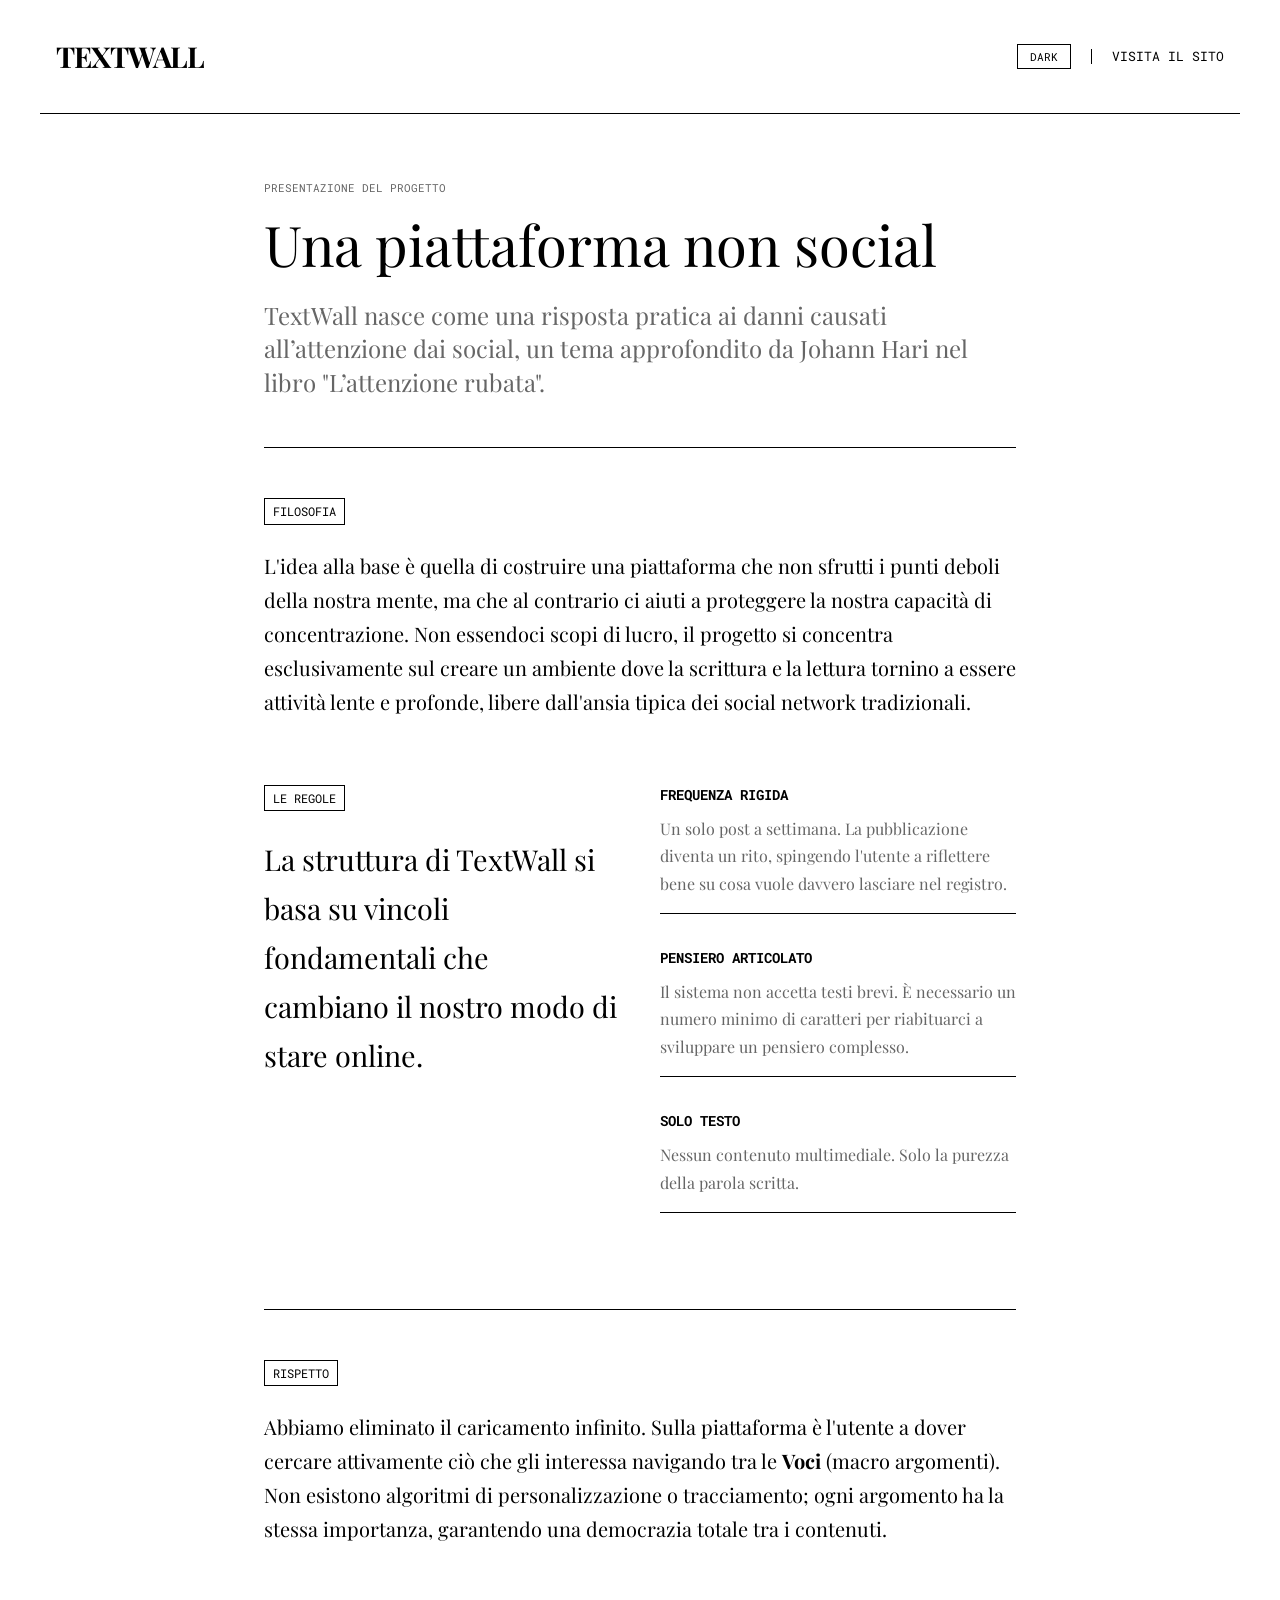
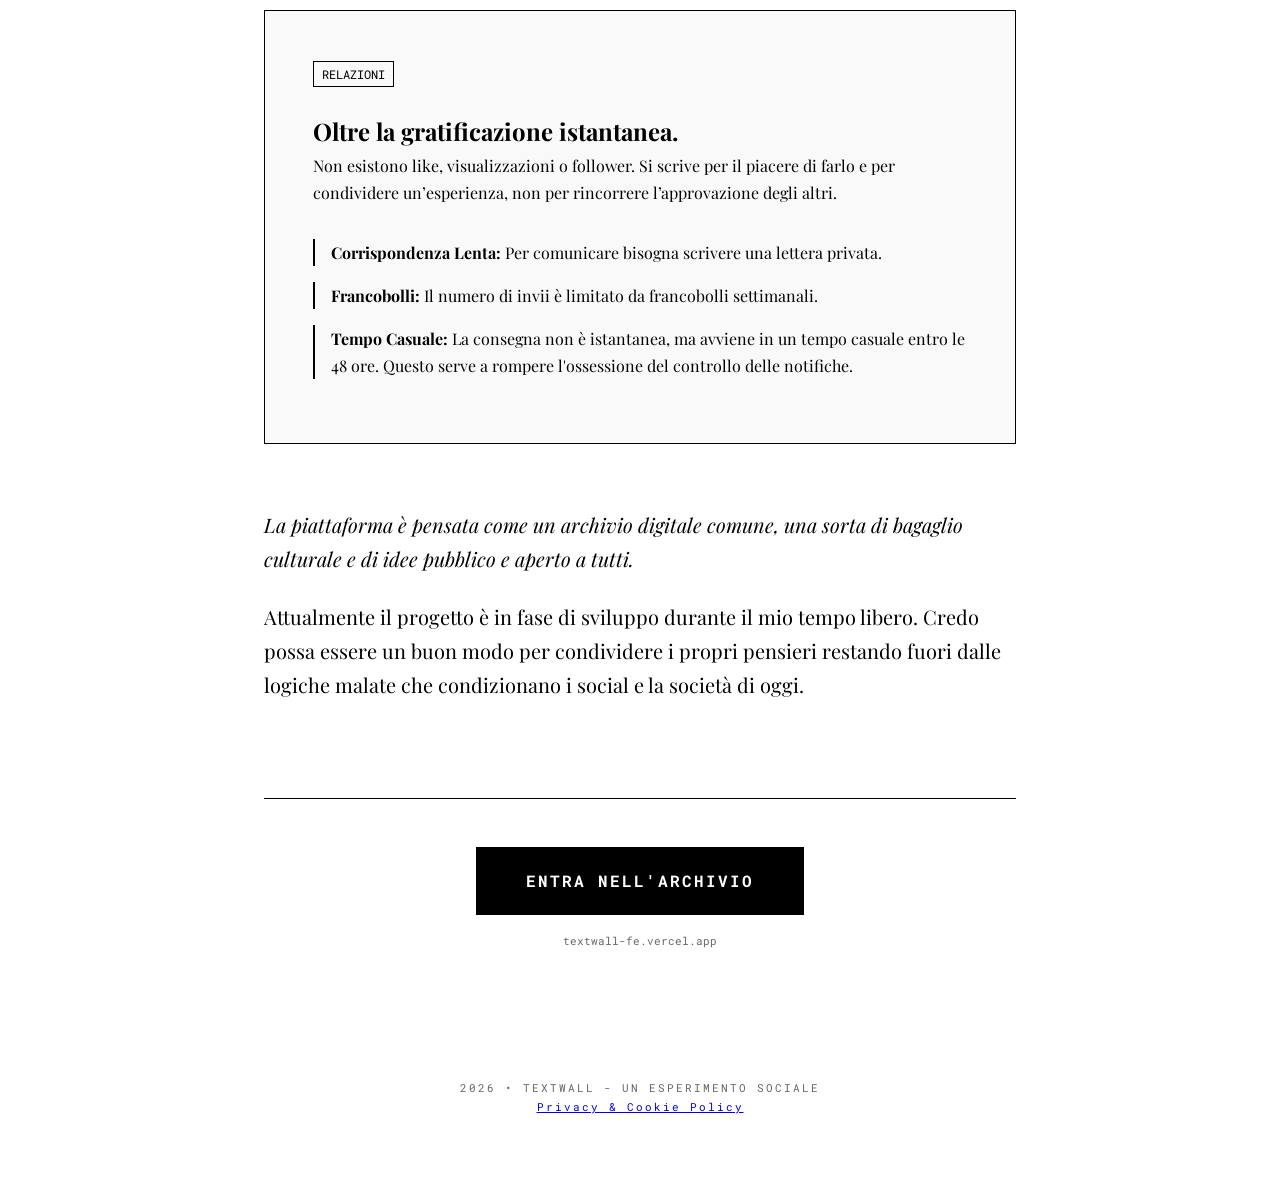
<file: index.html>
<!DOCTYPE html>
<html lang="it">

<head>
  <meta charset="UTF-8">
  <meta name="viewport" content="width=device-width, initial-scale=1.0">
  <title>TextWall | Una piattaforma non social</title>
  <link rel="icon" href="logo.png" type="image/png">
  <link rel="stylesheet" href="style.css">
  <!-- Google Fonts -->
  <link
    href="https://fonts.googleapis.com/css2?family=Playfair+Display:ital,wght@0,400;0,700;1,400&family=Roboto+Mono:wght@300;400&display=swap"
    rel="stylesheet">
</head>

<body>

  <header class="navbar">
    <div class="logo">TEXTWALL</div>
    <nav class="nav-links">
      <button id="theme-toggle" class="btn-outline">DARK</button>
      <span class="divider"></span>
      <a href="https://textwall-fe.vercel.app/" class="nav-item">Visita il sito</a>

    </nav>
  </header>

  <main class="container">
    <!-- Hero Section -->
    <section class="hero">
      <p class="section-label">PRESENTAZIONE DEL PROGETTO</p>
      <h1 class="main-title">Una piattaforma non social</h1>
      <p class="intro-text">
        TextWall nasce come una risposta pratica ai danni causati all’attenzione dai social,
        un tema approfondito da Johann Hari nel libro "L’attenzione rubata".
      </p>
    </section>

    <hr class="separator">

    <!-- Filosofia -->
    <section class="content-block">
      <div class="block-header">
        <span class="voice-tag">FILOSOFIA</span>
      </div>
      <div class="text-content">
        <p>
          L'idea alla base è quella di costruire una piattaforma che non sfrutti i punti deboli della nostra mente,
          ma che al contrario ci aiuti a proteggere la nostra capacità di concentrazione.
          Non essendoci scopi di lucro, il progetto si concentra esclusivamente sul creare un ambiente
          dove la scrittura e la lettura tornino a essere attività lente e profonde,
          libere dall'ansia tipica dei social network tradizionali.
        </p>
      </div>
    </section>

    <!-- Il Rito (Regole) -->
    <section class="content-block grid">
      <div class="column">
        <span class="voice-tag">LE REGOLE</span>
        <h2>La struttura di TextWall si basa su vincoli fondamentali che cambiano il nostro modo di stare online.</h2>
      </div>
      <div class="column">
        <div class="rule">
          <h3>FREQUENZA RIGIDA</h3>
          <p>Un solo post a settimana. La pubblicazione diventa un rito, spingendo l'utente a riflettere bene su cosa
            vuole davvero lasciare nel registro.</p>
        </div>
        <div class="rule">
          <h3>PENSIERO ARTICOLATO</h3>
          <p>Il sistema non accetta testi brevi. È necessario un numero minimo di caratteri per riabituarci a sviluppare
            un pensiero complesso.</p>
        </div>
        <div class="rule">
          <h3>SOLO TESTO</h3>
          <p>Nessun contenuto multimediale. Solo la purezza della parola scritta.</p>
        </div>
      </div>
    </section>

    <hr class="separator">

    <!-- Navigazione e Democrazia -->
    <section class="content-block">
      <div class="block-header">
        <span class="voice-tag">RISPETTO</span>
      </div>
      <div class="text-content">
        <p>
          Abbiamo eliminato il caricamento infinito. Sulla piattaforma è l'utente a dover cercare attivamente
          ciò che gli interessa navigando tra le <strong>Voci</strong> (macro argomenti).
          Non esistono algoritmi di personalizzazione o tracciamento; ogni argomento ha la stessa importanza,
          garantendo una democrazia totale tra i contenuti.
        </p>
      </div>
    </section>

    <!-- Gratificazione e Corrispondenza -->
    <section class="content-block highlighted-box">
      <div class="box-content">
        <span class="voice-tag">RELAZIONI</span>
        <h2>Oltre la gratificazione istantanea.</h2>
        <p>
          Non esistono like, visualizzazioni o follower. Si scrive per il piacere di farlo e per condividere
          un’esperienza,
          non per rincorrere l’approvazione degli altri.
        </p>
        <div class="correspondence-rules">
          <div class="rule-item">
            <strong>Corrispondenza Lenta:</strong> Per comunicare bisogna scrivere una lettera privata.
          </div>
          <div class="rule-item">
            <strong>Francobolli:</strong> Il numero di invii è limitato da francobolli settimanali.
          </div>
          <div class="rule-item">
            <strong>Tempo Casuale:</strong> La consegna non è istantanea, ma avviene in un tempo casuale entro le 48
            ore.
            Questo serve a rompere l'ossessione del controllo delle notifiche.
          </div>
        </div>
      </div>
    </section>

    <!-- Conclusione -->
    <section class="content-block footer-info">
      <div class="text-content">
        <p class="italic">
          La piattaforma è pensata come un archivio digitale comune, una sorta di bagaglio culturale e di idee pubblico
          e aperto a tutti.
        </p>
        <p>
          Attualmente il progetto è in fase di sviluppo durante il mio tempo libero. Credo possa essere un buon modo per
          condividere i propri pensieri
          restando fuori dalle logiche malate che condizionano i social e la società di oggi.
        </p>
      </div>
    </section>

    <!-- CTA Finale -->
    <section class="cta-area">
      <hr class="separator">
      <a href="https://textwall-fe.vercel.app" class="btn-main">ENTRA NELL'ARCHIVIO</a>
      <p class="url-display">textwall-fe.vercel.app</p>
    </section>
  </main>

  <footer class="footer">
    <p> 2026 • TEXTWALL - UN ESPERIMENTO SOCIALE</p>
    <a href="legal.html">Privacy & Cookie Policy</a>
  </footer>
  <script data-goatcounter="https://textwall.goatcounter.com/count" async src="//gc.zgo.at/count.js"></script>
  <script src="script.js"></script>
</body>

</html>
</file>
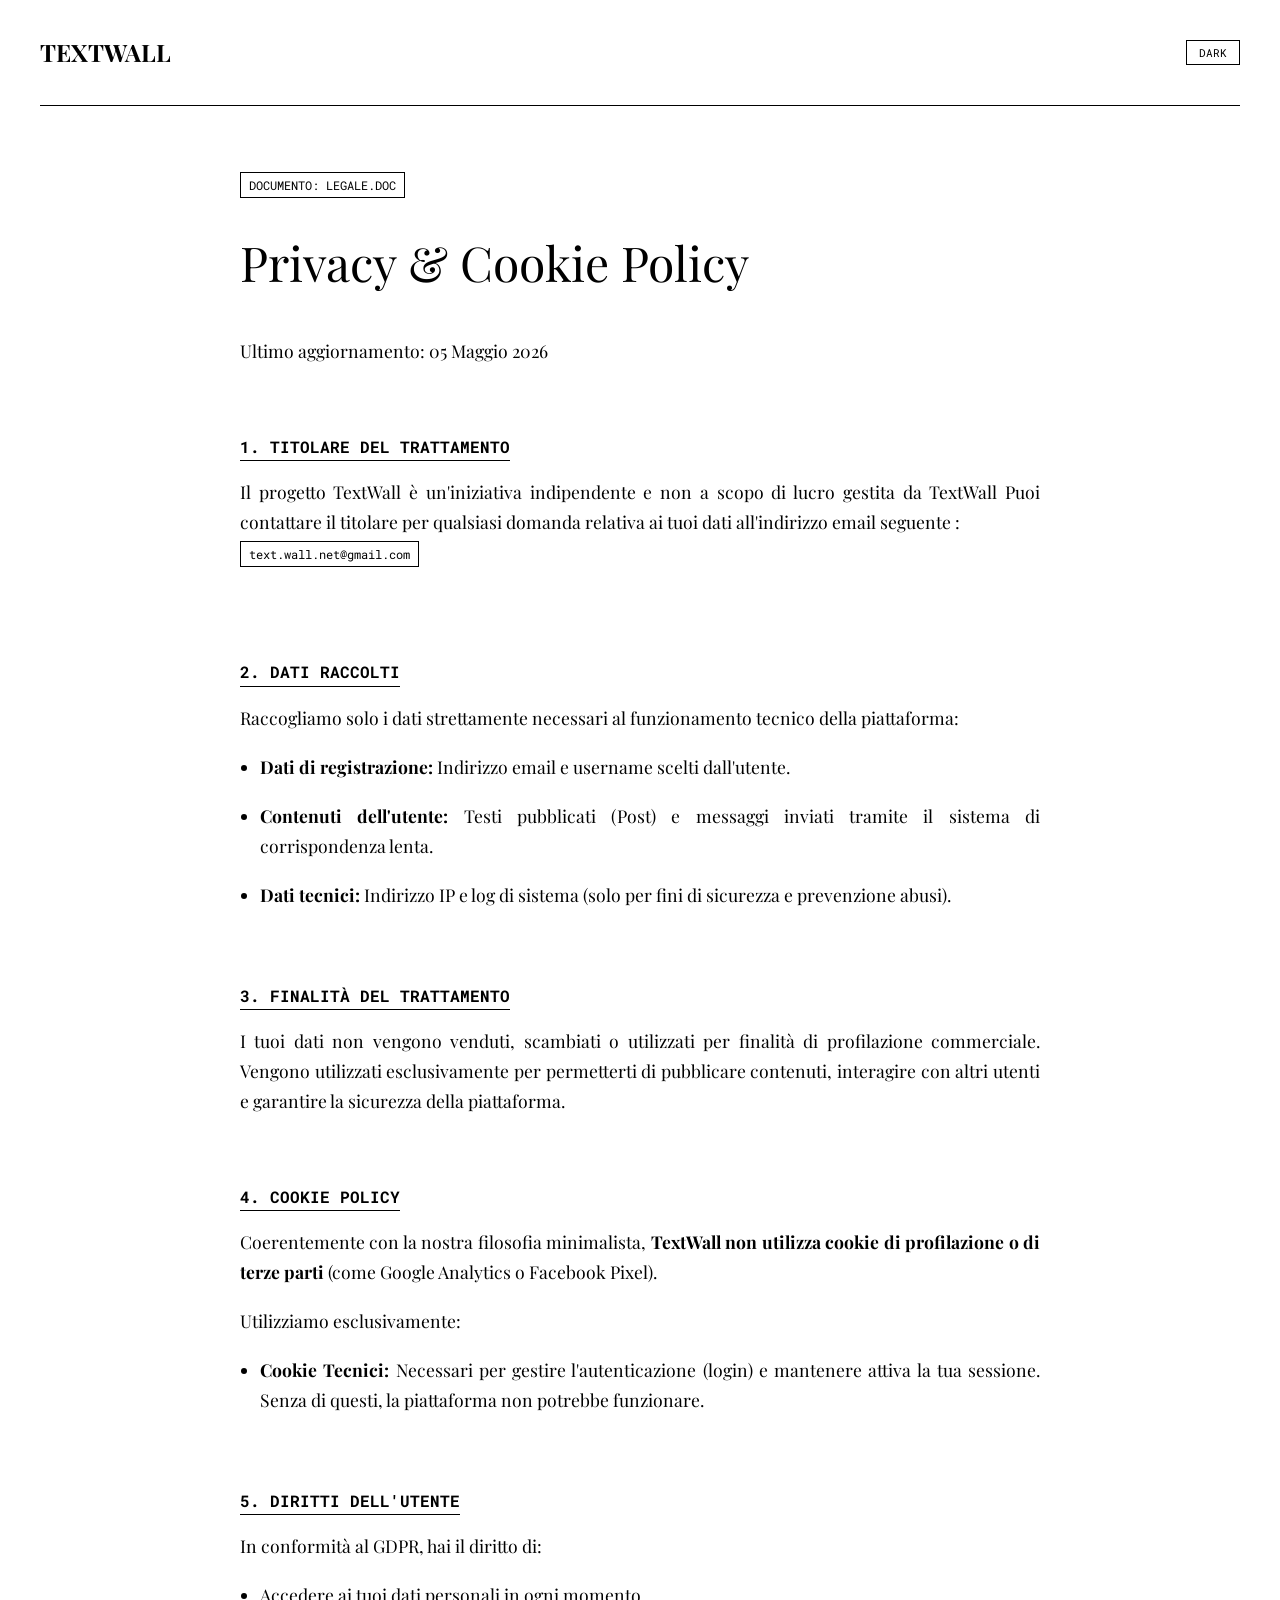
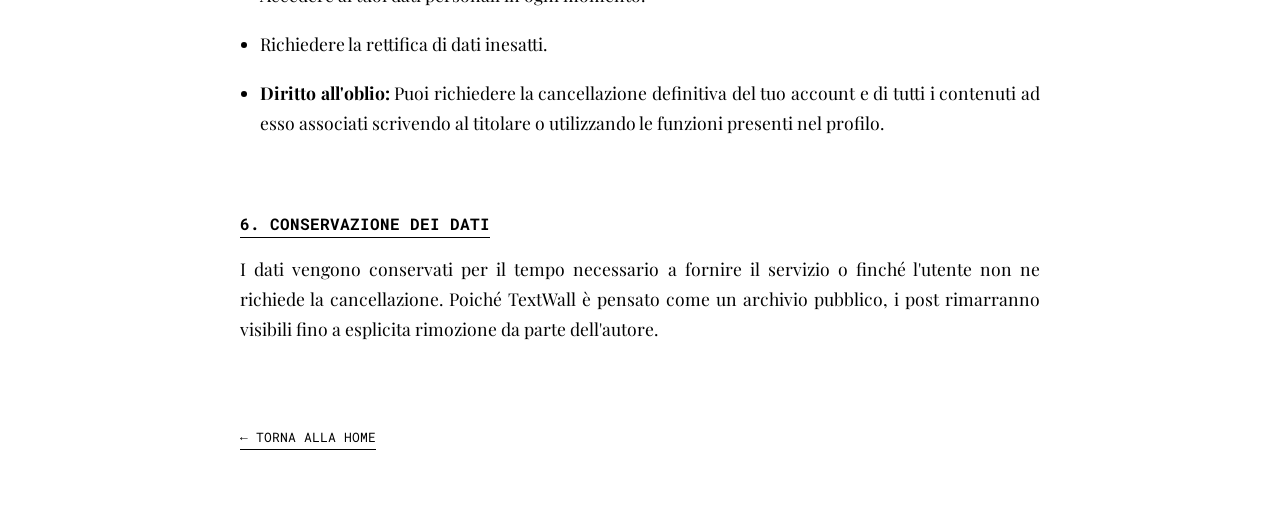
<file: legal.html>
<!DOCTYPE html>
<html lang="it">

<head>
    <meta charset="UTF-8">
    <meta name="viewport" content="width=device-width, initial-scale=1.0">
    <title>Privacy & Cookie Policy | TextWall</title>
    <link rel="icon" href="logo.png" type="image/png">

    <!-- Google Fonts -->
    <link
        href="https://fonts.googleapis.com/css2?family=Playfair+Display:ital,wght@0,400;0,700;1,400&family=Roboto+Mono:wght@300;400&display=swap"
        rel="stylesheet">
    <style>
        :root {
            --bg-color: #ffffff;
            --text-color: #000000;
            --dim-text: #666666;
            --border-color: #000000;
            --accent-bg: #f9f9f9;
            --font-serif: 'Playfair Display', serif;
            --font-mono: 'Roboto Mono', monospace;
        }

        [data-theme="dark"] {
            --bg-color: #0e0e0e;
            --text-color: #e4e4e4;
            --dim-text: #a0a0a0;
            --border-color: #333333;
            --accent-bg: #161616;
        }

        * {
            margin: 0;
            padding: 0;
            box-sizing: border-box;
        }

        body {
            background-color: var(--bg-color);
            color: var(--text-color);
            font-family: var(--font-serif);
            line-height: 1.7;
            transition: all 0.4s ease;
            padding: 0 20px;
        }

        /* Navbar */
        .navbar {
            max-width: 1200px;
            margin: 0 auto;
            padding: 2rem 0;
            display: flex;
            justify-content: space-between;
            align-items: center;
            border-bottom: 1px solid var(--border-color);
        }

        .logo {
            font-size: 1.5rem;
            font-weight: 700;
            text-decoration: none;
            color: var(--text-color);
        }

        .btn-outline {
            background: transparent;
            border: 1px solid var(--border-color);
            color: var(--text-color);
            padding: 4px 12px;
            font-family: var(--font-mono);
            font-size: 0.7rem;
            cursor: pointer;
        }

        /* Content */
        .container {
            max-width: 800px;
            margin: 4rem auto;
        }

        .voice-tag {
            font-family: var(--font-mono);
            font-size: 0.75rem;
            display: inline-block;
            border: 1px solid var(--border-color);
            padding: 2px 8px;
            margin-bottom: 1.5rem;
        }

        h1 {
            font-size: 3rem;
            font-weight: 400;
            margin-bottom: 2rem;
        }

        h2 {
            font-family: var(--font-mono);
            font-size: 1rem;
            text-transform: uppercase;
            margin-top: 3rem;
            margin-bottom: 1rem;
            border-bottom: 1px solid var(--border-color);
            display: inline-block;
        }

        p,
        li {
            font-size: 1.1rem;
            margin-bottom: 1.2rem;
            text-align: justify;
        }

        ul {
            margin-bottom: 1.5rem;
            padding-left: 20px;
        }

        .back-link {
            display: inline-block;
            margin-top: 4rem;
            font-family: var(--font-mono);
            text-decoration: none;
            color: var(--text-color);
            font-size: 0.8rem;
            border-bottom: 1px solid var(--text-color);
        }

        .footer {
            text-align: center;
            padding: 4rem 0;
            font-family: var(--font-mono);
            font-size: 0.7rem;
            color: var(--dim-text);
        }
    </style>
</head>

<body>

    <header class="navbar">
        <a href="index.html" class="logo">TEXTWALL</a>
        <button id="theme-toggle" class="btn-outline">DARK</button>
    </header>

    <main class="container">
        <span class="voice-tag">DOCUMENTO: LEGALE.DOC</span>
        <h1>Privacy & Cookie Policy</h1>

        <p class="italic">Ultimo aggiornamento: 05 Maggio 2026</p>

        <section>
            <h2>1. Titolare del Trattamento</h2>
            <p>
                Il progetto TextWall è un'iniziativa indipendente e non a scopo di lucro gestita da TextWall
                Puoi contattare il titolare per qualsiasi domanda relativa ai tuoi dati all'indirizzo email seguente :
                <br>
                <span class="voice-tag">text.wall.net@gmail.com</span>
            </p>

            <h2>2. Dati Raccolti</h2>
            <p>Raccogliamo solo i dati strettamente necessari al funzionamento tecnico della piattaforma:</p>
            <ul>
                <li><strong>Dati di registrazione:</strong> Indirizzo email e username scelti dall'utente.</li>
                <li><strong>Contenuti dell'utente:</strong> Testi pubblicati (Post) e messaggi inviati tramite il
                    sistema di corrispondenza lenta.</li>
                <li><strong>Dati tecnici:</strong> Indirizzo IP e log di sistema (solo per fini di sicurezza e
                    prevenzione abusi).</li>
            </ul>

            <h2>3. Finalità del Trattamento</h2>
            <p>
                I tuoi dati non vengono venduti, scambiati o utilizzati per finalità di profilazione commerciale.
                Vengono utilizzati esclusivamente per permetterti di pubblicare contenuti, interagire con altri utenti e
                garantire la sicurezza della piattaforma.
            </p>

            <h2>4. Cookie Policy</h2>
            <p>
                Coerentemente con la nostra filosofia minimalista, <strong>TextWall non utilizza cookie di profilazione
                    o di terze parti</strong> (come Google Analytics o Facebook Pixel).
            </p>
            <p>Utilizziamo esclusivamente:</p>
            <ul>
                <li><strong>Cookie Tecnici:</strong> Necessari per gestire l'autenticazione (login) e mantenere attiva
                    la tua sessione. Senza di questi, la piattaforma non potrebbe funzionare.</li>
            </ul>

            <h2>5. Diritti dell'Utente</h2>
            <p>In conformità al GDPR, hai il diritto di:</p>
            <ul>
                <li>Accedere ai tuoi dati personali in ogni momento.</li>
                <li>Richiedere la rettifica di dati inesatti.</li>
                <li><strong>Diritto all'oblio:</strong> Puoi richiedere la cancellazione definitiva del tuo account e di
                    tutti i contenuti ad esso associati scrivendo al titolare o utilizzando le funzioni presenti nel
                    profilo.</li>
            </ul>

            <h2>6. Conservazione dei Dati</h2>
            <p>
                I dati vengono conservati per il tempo necessario a fornire il servizio o finché l'utente non ne
                richiede la cancellazione. Poiché TextWall è pensato come un archivio pubblico, i post rimarranno
                visibili fino a esplicita rimozione da parte dell'autore.
            </p>
        </section>

        <a href="index.html" class="back-link">← TORNA ALLA HOME</a>
    </main>

    <script>
        const themeToggle = document.getElementById('theme-toggle');
        const body = document.body;

        // Recupera tema salvato
        if (localStorage.getItem('theme') === 'dark') {
            body.setAttribute('data-theme', 'dark');
            themeToggle.textContent = 'LIGHT';
        }

        themeToggle.addEventListener('click', () => {
            if (body.hasAttribute('data-theme')) {
                body.removeAttribute('data-theme');
                themeToggle.textContent = 'DARK';
                localStorage.setItem('theme', 'light');
            } else {
                body.setAttribute('data-theme', 'dark');
                themeToggle.textContent = 'LIGHT';
                localStorage.setItem('theme', 'dark');
            }
        });
    </script>
</body>

</html>
</file>
<file: style.css>
:root {
    --bg-color: #ffffff;
    --text-color: #000000;
    --dim-text: #666666;
    --border-color: #000000;
    --accent-bg: #f9f9f9;
    --font-serif: 'Playfair Display', serif;
    --font-mono: 'Roboto Mono', monospace;
}

[data-theme="dark"] {
    --bg-color: #0e0e0e;
    --text-color: #e4e4e4;
    --dim-text: #a0a0a0;
    --border-color: #333333;
    --accent-bg: #161616;
}

* {
    margin: 0;
    padding: 0;
    box-sizing: border-box;
}

body {
    background-color: var(--bg-color);
    color: var(--text-color);
    font-family: var(--font-serif);
    line-height: 1.7;
    transition: all 0.4s ease;
}

/* Header */
.navbar {
    max-width: 1200px;
    margin: 0 auto;
    padding: 2rem 1rem;
    display: flex;
    justify-content: space-between;
    align-items: center;
    border-bottom: 1px solid var(--border-color);
}

.logo {
    font-family: var(--font-serif);
    font-size: 1.8rem;
    font-weight: 700;
    letter-spacing: -1px;
}

.nav-links {
    display: flex;
    align-items: center;
    gap: 20px;
}

.nav-item {
    font-family: var(--font-mono);
    text-decoration: none;
    color: var(--text-color);
    font-size: 0.8rem;
    text-transform: uppercase;
}

.btn-outline {
    background: transparent;
    border: 1px solid var(--border-color);
    color: var(--text-color);
    padding: 4px 12px;
    font-family: var(--font-mono);
    font-size: 0.7rem;
    cursor: pointer;
}

.divider {
    width: 1px;
    height: 15px;
    background: var(--border-color);
}

/* Main Content */
.container {
    max-width: 800px;
    margin: 4rem auto;
    padding: 0 1.5rem;
}

.section-label {
    font-family: var(--font-mono);
    font-size: 0.7rem;
    color: var(--dim-text);
    margin-bottom: 1rem;
}

.main-title {
    font-size: 3.5rem;
    line-height: 1.1;
    margin-bottom: 1.5rem;
    font-weight: 400;
}

.intro-text {
    font-size: 1.5rem;
    line-height: 1.4;
    color: var(--dim-text);
}

.italic {
    font-style: italic;
}

.separator {
    border: none;
    border-top: 1px solid var(--border-color);
    margin: 3rem 0;
}

.content-block {
    margin-bottom: 4rem;
}

.voice-tag {
    font-family: var(--font-mono);
    font-size: 0.75rem;
    display: inline-block;
    border: 1px solid var(--border-color);
    padding: 2px 8px;
    margin-bottom: 1.5rem;
}

.text-content p {
    font-size: 1.25rem;
    margin-bottom: 1.5rem;
}

/* Grid Layout per le Regole */
.grid {
    display: grid;
    grid-template-columns: 1fr 1fr;
    gap: 40px;
}

.grid h2 {
    font-size: 1.8rem;
    font-weight: 400;
}

.rule {
    margin-bottom: 2rem;
    padding-bottom: 1rem;
    border-bottom: 1px solid var(--border-color);
}

.rule h3 {
    font-family: var(--font-mono);
    font-size: 0.9rem;
    margin-bottom: 0.5rem;
}

.rule p {
    font-size: 1rem;
    color: var(--dim-text);
}

/* Box Evidenziato */
.highlighted-box {
    background-color: var(--accent-bg);
    padding: 3rem;
    border: 1px solid var(--border-color);
}

.correspondence-rules {
    margin-top: 2rem;
}

.rule-item {
    font-size: 1rem;
    margin-bottom: 1rem;
    padding-left: 1rem;
    border-left: 2px solid var(--border-color);
}

/* CTA Area */
.cta-area {
    text-align: center;
    margin-top: 6rem;
}

.btn-main {
    display: inline-block;
    background: var(--text-color);
    color: var(--bg-color);
    padding: 20px 50px;
    text-decoration: none;
    font-family: var(--font-mono);
    font-weight: bold;
    letter-spacing: 2px;
    transition: opacity 0.3s;
}

.url-display {
    font-family: var(--font-mono);
    font-size: 0.7rem;
    margin-top: 1rem;
    color: var(--dim-text);
}

/* Footer */
.footer {
    text-align: center;
    padding: 4rem 0;
    font-family: var(--font-mono);
    font-size: 0.7rem;
    letter-spacing: 2px;
    color: var(--dim-text);
}

/* Responsive */
@media (max-width: 768px) {
    .main-title {
        font-size: 2.5rem;
    }

    .grid {
        grid-template-columns: 1fr;
    }

    .highlighted-box {
        padding: 1.5rem;
    }
}
</file>
